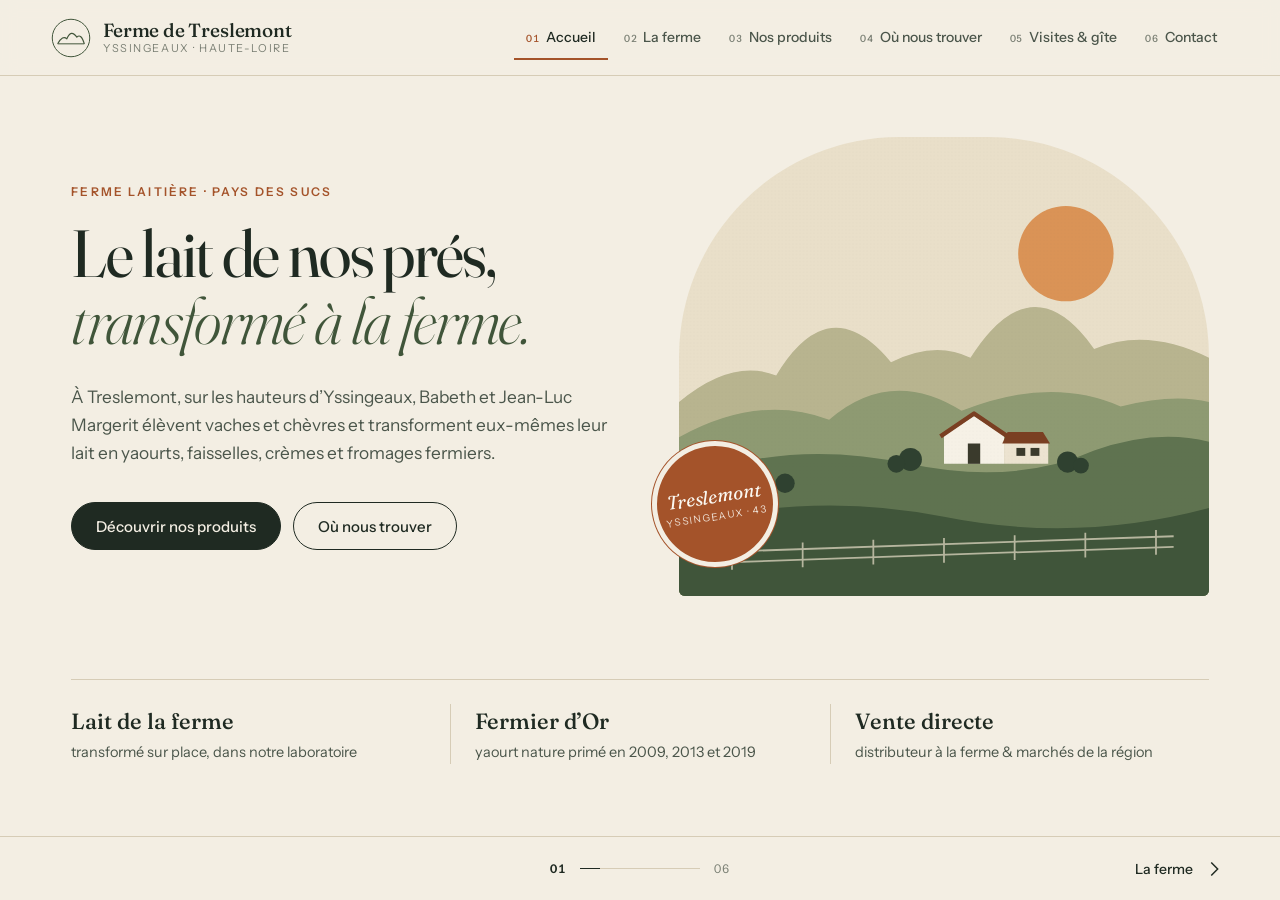
<file: index.html>
<!doctype html>
<html lang="fr">
<head>
  <meta charset="utf-8">
  <meta name="viewport" content="width=device-width, initial-scale=1">
  <title>Ferme de Treslemont — Produits laitiers fermiers à Yssingeaux</title>
  <meta name="description" content="Ferme de Treslemont à Yssingeaux (Haute-Loire) : yaourts, faisselles, crèmes et fromages fermiers de vache et de chèvre, transformés sur place. Vente directe, marchés, visites et gîte Gîtes de France.">
  <meta name="theme-color" content="#f3eee3">
  <meta property="og:title" content="Ferme de Treslemont">
  <meta property="og:description" content="Produits laitiers fermiers de vache et de chèvre, transformés à la ferme, au cœur du Pays des Sucs.">
  <meta property="og:locale" content="fr_FR">
  <link rel="icon" href="assets/favicon.svg" type="image/svg+xml">
  <link rel="preconnect" href="https://fonts.googleapis.com">
  <link rel="preconnect" href="https://fonts.gstatic.com" crossorigin>
  <link href="https://fonts.googleapis.com/css2?family=Fraunces:ital,opsz,wght@0,9..144,300..700;1,9..144,300..600&family=Instrument+Sans:wght@400;500;600&display=swap" rel="stylesheet">
  <link rel="stylesheet" href="css/style.css">
  <script type="application/ld+json">
  {
    "@context": "https://schema.org",
    "@type": "LocalBusiness",
    "name": "Ferme de Treslemont",
    "description": "Produits laitiers fermiers de vache et de chèvre transformés sur place : yaourts, faisselles, crèmes, fromages.",
    "address": {
      "@type": "PostalAddress",
      "streetAddress": "125, chemin de Treslemont",
      "postalCode": "43200",
      "addressLocality": "Yssingeaux",
      "addressRegion": "Haute-Loire",
      "addressCountry": "FR"
    },
    "telephone": "+33608437787",
    "email": "ferme-de-treslemont@orange.fr"
  }
  </script>
</head>
<body>

<header class="masthead">
  <a class="brand" href="#accueil" data-goto="0" aria-label="Ferme de Treslemont — accueil">
    <svg class="brand-mark" viewBox="0 0 48 48" aria-hidden="true">
      <circle cx="24" cy="24" r="22.5" fill="none" stroke="currentColor" stroke-width="1.2"/>
      <path d="M8 31 Q14 20 19 25 Q24 13 31 23 Q36 18 40 31" fill="none" stroke="currentColor" stroke-width="1.4" stroke-linejoin="round"/>
      <path d="M8 31 H40" stroke="currentColor" stroke-width="1.2"/>
    </svg>
    <span class="brand-text">
      <span class="brand-name">Ferme de Treslemont</span>
      <span class="brand-place">Yssingeaux · Haute-Loire</span>
    </span>
  </a>

  <nav class="tabs" aria-label="Pages du site">
    <ol role="tablist">
      <li><a role="tab" href="#accueil"  data-goto="0"><span class="num">01</span>Accueil</a></li>
      <li><a role="tab" href="#la-ferme" data-goto="1"><span class="num">02</span>La ferme</a></li>
      <li><a role="tab" href="#produits" data-goto="2"><span class="num">03</span>Nos produits</a></li>
      <li><a role="tab" href="#ou-acheter" data-goto="3"><span class="num">04</span>Où nous trouver</a></li>
      <li><a role="tab" href="#gite" data-goto="4"><span class="num">05</span>Visites &amp; gîte</a></li>
      <li><a role="tab" href="#contact" data-goto="5"><span class="num">06</span>Contact</a></li>
    </ol>
    <span class="tab-ink" aria-hidden="true"></span>
  </nav>
</header>

<main class="viewport" id="viewport">
  <div class="track" id="track">

    <!-- ============ 01 ACCUEIL ============ -->
    <section class="page page--home" id="accueil" role="tabpanel" aria-label="Accueil">
      <div class="page-inner home-grid">
        <div class="home-copy">
          <p class="eyebrow">Ferme laitière · Pays des Sucs</p>
          <h1 class="display">Le lait de nos prés,<br><em>transformé à la ferme.</em></h1>
          <p class="lede">
            À Treslemont, sur les hauteurs d’Yssingeaux, Babeth et Jean-Luc Margerit élèvent
            vaches et chèvres et transforment eux-mêmes leur lait en yaourts, faisselles,
            crèmes et fromages fermiers.
          </p>
          <div class="actions">
            <a class="btn btn--solid" href="#produits" data-goto="2">Découvrir nos produits</a>
            <a class="btn btn--line" href="#ou-acheter" data-goto="3">Où nous trouver</a>
          </div>
        </div>

        <figure class="home-art" aria-hidden="true">
          <svg viewBox="0 0 600 520" preserveAspectRatio="xMidYMid slice">
            <defs>
              <pattern id="grain" width="4" height="4" patternUnits="userSpaceOnUse">
                <circle cx="1" cy="1" r=".45" fill="#1f2a22" opacity=".09"/>
              </pattern>
            </defs>
            <rect width="600" height="520" fill="#e9dfc9"/>
            <circle cx="438" cy="132" r="54" fill="#d98b4a" opacity=".9"/>
            <!-- sucs volcaniques -->
            <path d="M0 300 Q60 250 110 270 Q170 170 240 255 Q290 230 330 250 Q400 140 470 240 Q530 215 600 250 V520 H0Z" fill="#b8b48f"/>
            <path d="M0 340 Q90 290 170 320 Q240 260 320 310 Q420 270 500 305 Q560 290 600 300 V520 H0Z" fill="#8e9a72"/>
            <path d="M0 390 Q120 340 260 370 Q380 395 470 355 Q540 330 600 345 V520 H0Z" fill="#5f7350"/>
            <!-- ferme -->
            <g transform="translate(300 330)">
              <path d="M0 40 V8 L34 -14 L68 8 V40Z" fill="#f6f1e6"/>
              <path d="M-4 9 L34 -17 L72 9" fill="none" stroke="#7a3f22" stroke-width="5" stroke-linejoin="round"/>
              <rect x="27" y="17" width="14" height="23" fill="#3a3a2c"/>
              <path d="M68 40 V16 L118 16 L118 40Z" fill="#ece3d0"/>
              <path d="M66 17 L120 17 L112 4 L72 4Z" fill="#7a3f22"/>
              <rect x="82" y="22" width="10" height="9" fill="#3a3a2c"/>
              <rect x="98" y="22" width="10" height="9" fill="#3a3a2c"/>
            </g>
            <!-- haies & arbres -->
            <g fill="#2f4130">
              <circle cx="262" cy="365" r="13"/><circle cx="246" cy="370" r="10"/>
              <circle cx="440" cy="368" r="12"/><circle cx="455" cy="372" r="9"/>
              <circle cx="120" cy="392" r="11"/>
            </g>
            <path d="M0 440 Q150 400 300 430 Q450 460 600 420 V520 H0Z" fill="#40553a"/>
            <!-- clôture -->
            <g stroke="#e9dfc9" stroke-width="2" opacity=".7">
              <path d="M40 470 L560 452" fill="none"/>
              <path d="M40 482 L560 464" fill="none"/>
              <path d="M60 462 v28 M140 459 v28 M220 456 v28 M300 454 v28 M380 451 v28 M460 448 v28 M540 445 v28"/>
            </g>
            <rect width="600" height="520" fill="url(#grain)"/>
          </svg>
          <figcaption class="stamp">
            <span>Treslemont</span>
            <span class="stamp-alt">Yssingeaux · 43</span>
          </figcaption>
        </figure>

        <ul class="facts">
          <li><strong>Lait de la ferme</strong><span>transformé sur place, dans notre laboratoire</span></li>
          <li><strong>Fermier d’Or</strong><span>yaourt nature primé en 2009, 2013 et 2019</span></li>
          <li><strong>Vente directe</strong><span>distributeur à la ferme &amp; marchés de la région</span></li>
        </ul>
      </div>
    </section>

    <!-- ============ 02 LA FERME ============ -->
    <section class="page" id="la-ferme" role="tabpanel" aria-label="La ferme">
      <div class="page-inner">
        <header class="page-head">
          <p class="eyebrow">02 — La ferme</p>
          <h2 class="title">Une ferme familiale,<br><em>du pré au pot.</em></h2>
        </header>

        <div class="split">
          <div class="prose">
            <p class="dropcap">
              La ferme de Treslemont s’étend à la sortie d’un petit hameau d’Yssingeaux, au milieu
              d’une cinquantaine d’hectares de prés, dans le paysage de volcans arrondis qu’on appelle
              ici le <em>Pays des Sucs</em>.
            </p>
            <p>
              Babeth et Jean-Luc Margerit y conduisent une exploitation de polyculture-élevage :
              un troupeau de vaches laitières, des chèvres et quelques poules. Tout le lait de la ferme
              est transformé sur place, dans notre propre laboratoire, en yaourts, faisselles, crèmes
              et fromages.
            </p>
            <p>
              Ce choix nous permet de maîtriser chaque étape — l’herbe que mangent les bêtes, la traite,
              la fabrication, l’affinage — et de vous proposer des produits fermiers authentiques, sans
              intermédiaire, au plus juste prix.
            </p>
            <p class="signature">Babeth &amp; Jean-Luc Margerit</p>
          </div>

          <dl class="figures">
            <div><dt>35</dt><dd>vaches laitières</dd></div>
            <div><dt>57<small>ha</small></dt><dd>de prés autour de la ferme</dd></div>
            <div><dt>3</dt><dd>distinctions au Fermier d’Or</dd></div>
            <div><dt>100<small>%</small></dt><dd>du lait transformé à la ferme</dd></div>
          </dl>
        </div>

        <div class="band">
          <h3 class="band-title">Une conduite respectueuse</h3>
          <ol class="practices">
            <li>
              <span class="p-num">i.</span>
              <h4>Désherbage mécanique</h4>
              <p>Les cultures sont entretenues mécaniquement, pour des prés et des sols vivants.</p>
            </li>
            <li>
              <span class="p-num">ii.</span>
              <h4>Soins homéopathiques</h4>
              <p>Les animaux sont soignés en privilégiant l’homéopathie et les approches douces.</p>
            </li>
            <li>
              <span class="p-num">iii.</span>
              <h4>Huiles essentielles</h4>
              <p>Diffusées dans l’étable, elles contribuent au bien-être et à la santé du troupeau.</p>
            </li>
          </ol>
        </div>

        <div class="timeline-wrap">
          <h3 class="band-title">Quelques repères</h3>
          <ol class="timeline">
            <li><time>2009</time><p>1<sup>er</sup> prix du yaourt nature fermier — concours Fermier d’Or de la Chambre d’agriculture</p></li>
            <li><time>2013</time><p>De nouveau 1<sup>er</sup> prix du yaourt nature fermier</p></li>
            <li><time>2016</time><p>Ouverture du gîte de Treslemont, labellisé Gîtes de France</p></li>
            <li><time>2019</time><p>2<sup>e</sup> prix au Fermier d’Or Auvergne-Rhône-Alpes</p></li>
          </ol>
        </div>
      </div>
    </section>

    <!-- ============ 03 PRODUITS ============ -->
    <section class="page" id="produits" role="tabpanel" aria-label="Nos produits">
      <div class="page-inner">
        <header class="page-head page-head--row">
          <div>
            <p class="eyebrow">03 — Nos produits</p>
            <h2 class="title">Fait ici, <em>chaque jour.</em></h2>
          </div>
          <p class="aside">
            Lait de vache et de chèvre de la ferme, transformé dans notre laboratoire.
            La gamme suit les saisons et la lactation des bêtes : certains produits peuvent
            manquer selon la période.
          </p>
        </header>

        <ul class="labels">
          <li class="label label--award">
            <div class="label-seal" aria-hidden="true">
              <svg viewBox="0 0 100 100"><defs><path id="c1" d="M50 50 m-36 0 a36 36 0 1 1 72 0 a36 36 0 1 1 -72 0"/></defs>
                <text><textPath href="#c1" textLength="220" lengthAdjust="spacing">· FERMIER D’OR · 2009 · 2013 · 2019 </textPath></text></svg>
              <span>Vache</span>
            </div>
            <h3>Yaourt nature fermier</h3>
            <p>Notre produit phare, deux fois premier prix du yaourt nature fermier au concours régional Fermier d’Or.</p>
            <span class="label-tag">Médaillé</span>
          </li>
          <li class="label">
            <div class="label-seal" aria-hidden="true">
              <svg viewBox="0 0 100 100"><defs><path id="c2" d="M50 50 m-36 0 a36 36 0 1 1 72 0 a36 36 0 1 1 -72 0"/></defs>
                <text><textPath href="#c2" textLength="220" lengthAdjust="spacing">· FERME DE TRESLEMONT · YSSINGEAUX </textPath></text></svg>
              <span>Vache</span>
            </div>
            <h3>Yaourts fermiers</h3>
            <p>Au lait de nos vaches, préparés en petites séries pour la vente directe et les marchés.</p>
          </li>
          <li class="label">
            <div class="label-seal" aria-hidden="true">
              <svg viewBox="0 0 100 100"><defs><path id="c3" d="M50 50 m-36 0 a36 36 0 1 1 72 0 a36 36 0 1 1 -72 0"/></defs>
                <text><textPath href="#c3" textLength="220" lengthAdjust="spacing">· CAILLÉ FRAIS · FAISSELLE FERMIÈRE </textPath></text></svg>
              <span>Vache · Chèvre</span>
            </div>
            <h3>Faisselles</h3>
            <p>Caillé frais égoutté en faisselle, à déguster nature, salé-poivré ou avec un filet de crème.</p>
          </li>
          <li class="label label--sig">
            <div class="label-seal" aria-hidden="true">
              <svg viewBox="0 0 100 100"><defs><path id="c4" d="M50 50 m-36 0 a36 36 0 1 1 72 0 a36 36 0 1 1 -72 0"/></defs>
                <text><textPath href="#c4" textLength="220" lengthAdjust="spacing">· SPÉCIALITÉ DE LA MAISON · </textPath></text></svg>
              <span>Maison</span>
            </div>
            <h3>Petit rond de Treslemont</h3>
            <p>Le fromage qui porte le nom de la ferme : un petit rond fermier, à déguster frais ou plus affiné.</p>
            <span class="label-tag">Spécialité</span>
          </li>
          <li class="label">
            <div class="label-seal" aria-hidden="true">
              <svg viewBox="0 0 100 100"><defs><path id="c5" d="M50 50 m-36 0 a36 36 0 1 1 72 0 a36 36 0 1 1 -72 0"/></defs>
                <text><textPath href="#c5" textLength="220" lengthAdjust="spacing">· LAIT DE CHÈVRE · FERMIER · </textPath></text></svg>
              <span>Chèvre</span>
            </div>
            <h3>Fromages de chèvre</h3>
            <p>Du frais au sec, au lait de nos chèvres, travaillés à la ferme selon la saison.</p>
          </li>
          <li class="label">
            <div class="label-seal" aria-hidden="true">
              <svg viewBox="0 0 100 100"><defs><path id="c6" d="M50 50 m-36 0 a36 36 0 1 1 72 0 a36 36 0 1 1 -72 0"/></defs>
                <text><textPath href="#c6" textLength="220" lengthAdjust="spacing">· LAIT DE VACHE · FERMIER · </textPath></text></svg>
              <span>Vache</span>
            </div>
            <h3>Fromages de vache</h3>
            <p>Fromages fermiers au lait de vache, frais ou affinés, issus du troupeau de Treslemont.</p>
          </li>
          <li class="label">
            <div class="label-seal" aria-hidden="true">
              <svg viewBox="0 0 100 100"><defs><path id="c7" d="M50 50 m-36 0 a36 36 0 1 1 72 0 a36 36 0 1 1 -72 0"/></defs>
                <text><textPath href="#c7" textLength="220" lengthAdjust="spacing">· CRÈME FERMIÈRE · TRESLEMONT · </textPath></text></svg>
              <span>Vache</span>
            </div>
            <h3>Crème fermière</h3>
            <p>Une crème onctueuse, parfaite en cuisine comme avec une faisselle.</p>
          </li>
          <li class="label label--note">
            <h3>Aussi sur les tables du coin</h3>
            <p>Plusieurs restaurants d’Yssingeaux servent nos produits à leur carte. Professionnels&nbsp;: contactez-nous pour un approvisionnement régulier.</p>
            <a class="link-arrow" href="#contact" data-goto="5">Nous écrire</a>
          </li>
        </ul>
      </div>
    </section>

    <!-- ============ 04 OÙ ACHETER ============ -->
    <section class="page" id="ou-acheter" role="tabpanel" aria-label="Où nous trouver">
      <div class="page-inner">
        <header class="page-head">
          <p class="eyebrow">04 — Où nous trouver</p>
          <h2 class="title">À la ferme <em>et sur les marchés.</em></h2>
        </header>

        <div class="where">
          <div class="where-list">
            <article class="spot spot--farm">
              <h3>À la ferme — libre-service</h3>
              <p>
                Un distributeur de produits fermiers vous attend directement à Treslemont.
                Servez-vous en yaourts, faisselles et fromages, en toute autonomie.
              </p>
              <p class="spot-meta">125, chemin de Treslemont · 43200 Yssingeaux</p>
              <a class="link-arrow" target="_blank" rel="noopener"
                 href="https://www.google.com/maps/search/?api=1&amp;query=125+chemin+de+Treslemont+43200+Yssingeaux">Itinéraire</a>
            </article>

            <h3 class="list-title">Sur les marchés</h3>
            <table class="markets">
              <thead><tr><th scope="col">Jour</th><th scope="col">Marché</th><th scope="col">Moment</th></tr></thead>
              <tbody>
                <tr><td class="day">Jeudi</td><td>Yssingeaux</td><td>matin</td></tr>
                <tr><td class="day">Samedi</td><td>Monistrol-sur-Loire</td><td>matin</td></tr>
                <tr><td class="day">Dimanche</td><td>Chadrac</td><td>matin</td></tr>
                <tr><td class="day">—</td><td>Brives-Charensac</td><td>se renseigner</td></tr>
              </tbody>
            </table>
            <p class="small">Présence sur les marchés susceptible d’évoluer selon la saison. En cas de doute, appelez-nous.</p>
          </div>

          <figure class="map" aria-label="Carte schématique des points de vente autour d’Yssingeaux">
            <svg viewBox="0 0 400 340" role="img">
              <title>Carte des marchés : Yssingeaux, Monistrol-sur-Loire, Chadrac et Brives-Charensac</title>
              <rect width="400" height="340" fill="#ece4d2"/>
              <g fill="none" stroke="#c9bd9f" stroke-width=".6">
                <path d="M0 68 H400 M0 136 H400 M0 204 H400 M0 272 H400 M80 0 V340 M160 0 V340 M240 0 V340 M320 0 V340"/>
              </g>
              <!-- sucs -->
              <g fill="#cbc4a3">
                <path d="M228 220 q14 -26 28 0z"/><path d="M300 228 q16 -30 32 0z"/><path d="M330 168 q12 -22 24 0z"/>
                <path d="M248 150 q10 -18 20 0z"/><path d="M352 240 q12 -22 24 0z"/><path d="M210 180 q10 -18 20 0z"/>
              </g>
              <!-- Loire -->
              <path d="M62 340 Q70 305 92 280 Q120 240 150 205 Q190 160 220 120 Q252 78 290 52 Q320 30 340 0" fill="none" stroke="#7d9bb0" stroke-width="3" stroke-linecap="round"/>
              <text x="178" y="140" class="map-river" transform="rotate(-48 178 140)">La Loire</text>
              <!-- routes -->
              <path d="M75 290 Q170 250 274 193 Q300 120 322 39" fill="none" stroke="#9a8a6a" stroke-width="1.2" stroke-dasharray="4 3"/>
              <!-- points -->
              <g class="map-pt"><circle cx="322" cy="39" r="5"/><text x="312" y="34" text-anchor="end">Monistrol-sur-Loire</text><text x="312" y="48" text-anchor="end" class="map-day">samedi</text></g>
              <g class="map-pt"><circle cx="274" cy="198" r="5"/><text x="262" y="214" text-anchor="end">Yssingeaux</text><text x="262" y="228" text-anchor="end" class="map-day">jeudi</text></g>
              <g class="map-pt"><circle cx="50" cy="276" r="5"/><text x="42" y="262">Chadrac</text><text x="42" y="249" class="map-day">dimanche</text></g>
              <g class="map-pt"><circle cx="78" cy="296" r="5"/><text x="88" y="312">Brives-Charensac</text></g>
              <g class="map-farm">
                <circle cx="296" cy="180" r="11"/>
                <path d="M290 184 v-6 l6 -5 l6 5 v6z" fill="#f6f1e6"/>
                <text x="312" y="176">La ferme</text>
                <text x="312" y="190" class="map-day">distributeur</text>
              </g>
              <g class="map-compass" transform="translate(370 300)">
                <path d="M0 -16 L5 0 L0 -4 L-5 0Z"/><text y="12" text-anchor="middle">N</text>
              </g>
            </svg>
            <figcaption>Carte schématique — Haute-Loire</figcaption>
          </figure>
        </div>
      </div>
    </section>

    <!-- ============ 05 VISITES & GÎTE ============ -->
    <section class="page" id="gite" role="tabpanel" aria-label="Visites et gîte">
      <div class="page-inner">
        <header class="page-head">
          <p class="eyebrow">05 — Visites &amp; gîte</p>
          <h2 class="title">Venir voir, <em>et rester un peu.</em></h2>
        </header>

        <div class="duo">
          <article class="card card--visit">
            <p class="card-kicker">Visite de la ferme</p>
            <h3>L’étable, la traite, la fromagerie</h3>
            <p>
              Nous ouvrons les portes de la ferme pour découvrir le troupeau de vaches et de chèvres
              et comprendre comment le lait devient yaourt ou fromage. Une sortie appréciée des
              familles et des groupes.
            </p>
            <ul class="ticks">
              <li>Ouvert toute l’année, tous les jours</li>
              <li>Uniquement sur réservation</li>
              <li>Dégustation et vente sur place</li>
            </ul>
            <a class="btn btn--solid" href="#contact" data-goto="5">Réserver une visite</a>
          </article>

          <article class="card card--gite">
            <figure class="gite-art" aria-hidden="true">
              <svg viewBox="0 0 480 220" preserveAspectRatio="xMidYMid slice">
                <rect width="480" height="220" fill="#d9cfb5"/>
                <path d="M0 150 Q80 110 160 130 Q220 80 300 125 Q380 95 480 120 V220 H0Z" fill="#9aa47e"/>
                <path d="M0 180 Q140 150 300 170 Q400 182 480 160 V220 H0Z" fill="#5f7350"/>
                <g transform="translate(170 92)">
                  <path d="M0 80 V30 L70 -6 L140 30 V80Z" fill="#f4eee1"/>
                  <path d="M-8 32 L70 -10 L148 32" fill="none" stroke="#7a3f22" stroke-width="7" stroke-linejoin="round"/>
                  <rect x="22" y="42" width="18" height="16" fill="#3a3a2c"/>
                  <rect x="100" y="42" width="18" height="16" fill="#3a3a2c"/>
                  <rect x="60" y="46" width="20" height="34" fill="#7a3f22"/>
                </g>
                <circle cx="400" cy="56" r="26" fill="#e7a564"/>
              </svg>
            </figure>
            <p class="card-kicker">Gîte de Treslemont · Gîtes de France</p>
            <h3>Une maison de 110 m² ouverte sur les prés</h3>
            <p>
              Spacieux et lumineux, le gîte est aménagé en bordure du hameau, attenant à la ferme.
              Idéal pour séjourner en famille au cœur du Pays des Sucs, entre Velay et vallée de la Loire.
            </p>
            <dl class="specs">
              <div><dt>7</dt><dd>personnes</dd></div>
              <div><dt>3</dt><dd>chambres</dd></div>
              <div><dt>110</dt><dd>m²</dd></div>
              <div><dt>365</dt><dd>jours / an</dd></div>
            </dl>
            <p class="small">
              3 lits doubles et 1 lit simple · jardin privé et barbecue · lave-linge, lave-vaisselle,
              congélateur, télévision.
            </p>
            <a class="link-arrow" target="_blank" rel="noopener"
               href="https://www.gites-de-france-haute-loire.fr/fr/location/locations-gites-yssingeaux-43g5436-h43g006538">Disponibilités &amp; réservation sur Gîtes de France</a>
          </article>
        </div>
      </div>
    </section>

    <!-- ============ 06 CONTACT ============ -->
    <section class="page" id="contact" role="tabpanel" aria-label="Contact">
      <div class="page-inner">
        <header class="page-head">
          <p class="eyebrow">06 — Contact</p>
          <h2 class="title">Passez nous voir, <em>ou appelez-nous.</em></h2>
        </header>

        <div class="contact">
          <address class="coords">
            <div class="coord">
              <span class="coord-label">Adresse</span>
              <p>Ferme de Treslemont<br>125, chemin de Treslemont<br>43200 Yssingeaux</p>
            </div>
            <div class="coord">
              <span class="coord-label">Téléphone</span>
              <p><a href="tel:+33608437787">06 08 43 77 87</a></p>
            </div>
            <div class="coord">
              <span class="coord-label">E-mail</span>
              <p><a href="mailto:ferme-de-treslemont@orange.fr">ferme-de-treslemont@orange.fr</a></p>
            </div>
            <div class="coord">
              <span class="coord-label">Accueil</span>
              <p>Tous les jours, sur réservation pour les visites.<br>Distributeur en libre-service à la ferme.</p>
            </div>
            <div class="coord">
              <span class="coord-label">Suivez-nous</span>
              <p><a href="https://www.facebook.com/lafermedetreslemont/" target="_blank" rel="noopener">Facebook — La ferme de Treslemont</a></p>
            </div>
          </address>

          <form class="form" id="contact-form" novalidate>
            <h3>Écrivez-nous</h3>
            <div class="field-row">
              <label class="field"><span>Nom</span><input name="nom" autocomplete="name" required></label>
              <label class="field"><span>Téléphone</span><input name="tel" type="tel" autocomplete="tel"></label>
            </div>
            <label class="field">
              <span>Objet</span>
              <select name="objet">
                <option>Visite de la ferme</option>
                <option>Gîte de Treslemont</option>
                <option>Commande / produits</option>
                <option>Restaurant ou professionnel</option>
                <option>Autre demande</option>
              </select>
            </label>
            <label class="field"><span>Message</span><textarea name="message" rows="5" required></textarea></label>
            <button class="btn btn--solid" type="submit">Envoyer le message</button>
            <p class="form-note" id="form-note" aria-live="polite">Votre logiciel de messagerie s’ouvrira avec le message pré-rempli.</p>
          </form>
        </div>

        <footer class="colophon">
          <span>© <span id="year">2026</span> Ferme de Treslemont · EARL Domaine de Treslemont</span>
          <span>Yssingeaux, Haute-Loire</span>
        </footer>
      </div>
    </section>

  </div>
</main>

<nav class="pager" aria-label="Navigation entre les pages">
  <button class="pager-btn pager-prev" type="button" aria-label="Page précédente">
    <svg viewBox="0 0 24 24" aria-hidden="true"><path d="M15 5 L8 12 L15 19" fill="none" stroke="currentColor" stroke-width="1.6"/></svg>
    <span class="pager-label" id="prev-label"></span>
  </button>
  <div class="pager-count" aria-live="polite"><span id="cur">01</span><span class="pager-bar"><i id="bar"></i></span><span>06</span></div>
  <button class="pager-btn pager-next" type="button" aria-label="Page suivante">
    <span class="pager-label" id="next-label"></span>
    <svg viewBox="0 0 24 24" aria-hidden="true"><path d="M9 5 L16 12 L9 19" fill="none" stroke="currentColor" stroke-width="1.6"/></svg>
  </button>
</nav>

<script src="js/main.js"></script>
</body>
</html>
</file>
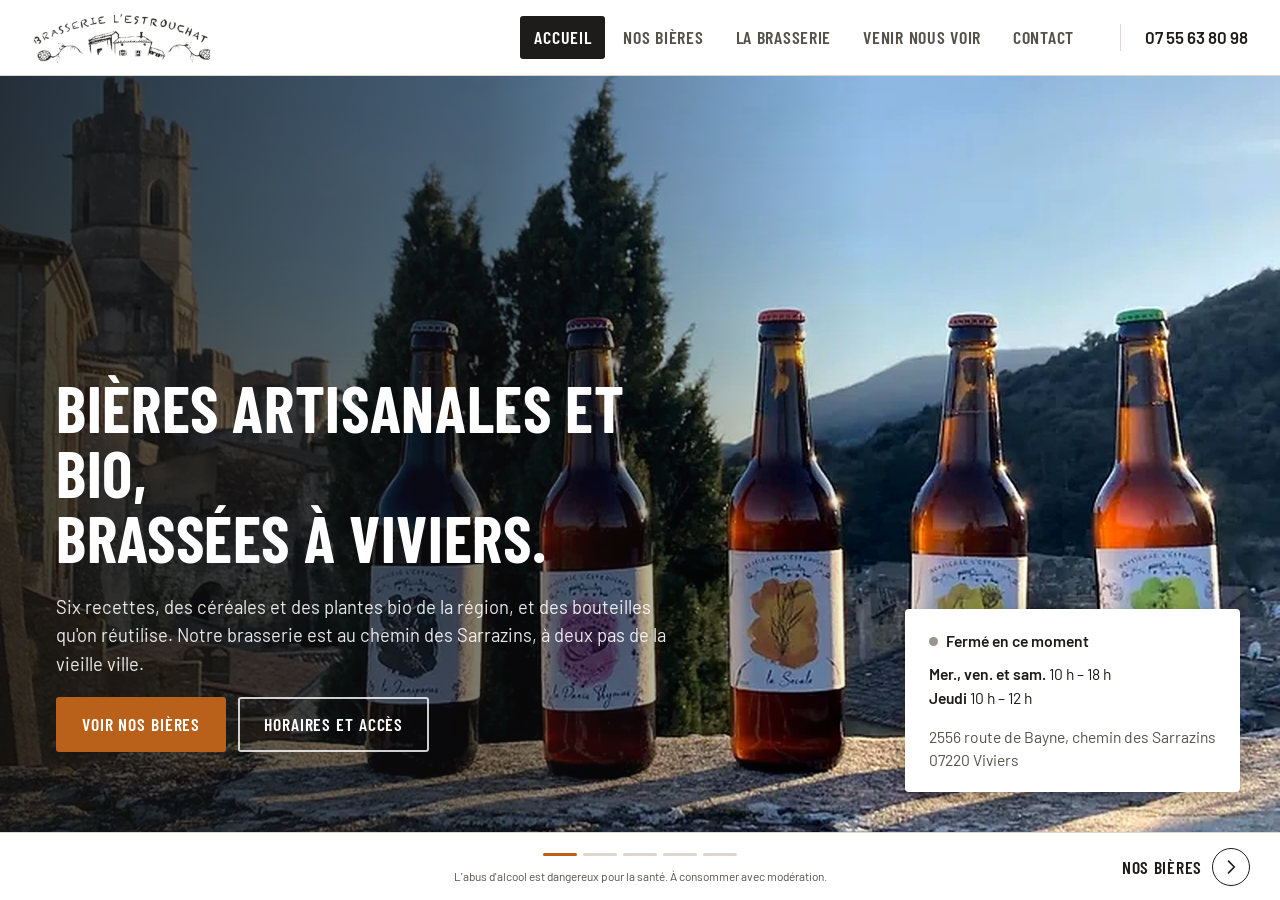
<file: brasserie-estrouchat/index.html>
<!doctype html>
<html lang="fr">
<head>
<meta charset="utf-8">
<meta name="viewport" content="width=device-width, initial-scale=1">
<title>Brasserie L'Estrouchat — Bières artisanales bio à Viviers (Ardèche)</title>
<meta name="description" content="Micro-brasserie artisanale à Viviers, en Ardèche. Six bières brassées avec des matières premières bio et régionales. Vente à la brasserie, chemin des Sarrazins.">
<link rel="icon" href="img/favicon.png">
<link rel="stylesheet" href="css/style.css">
</head>
<body>

<header class="site-header">
  <a class="brand" href="#accueil" data-goto="0" aria-label="Brasserie L'Estrouchat, accueil">
    <img src="img/logo-ink.png" alt="Brasserie L'Estrouchat" width="1078" height="300">
  </a>
  <nav class="tabs" aria-label="Pages du site">
    <a href="#accueil" data-goto="0">Accueil</a>
    <a href="#bieres" data-goto="1">Nos bières</a>
    <a href="#brasserie" data-goto="2">La brasserie</a>
    <a href="#visite" data-goto="3">Venir nous voir</a>
    <a href="#contact" data-goto="4">Contact</a>
  </nav>
  <a class="header-phone" href="tel:+33755638098">07 55 63 80 98</a>
</header>

<main class="viewport" id="viewport">
  <div class="track" id="track">

    <!-- ACCUEIL -->
    <section class="page page-home" id="accueil" aria-label="Accueil">
      <img class="home-photo" src="img/bouteilles-viviers.jpg" alt="Les bières de la brasserie alignées sur un muret, devant les toits et la tour de Viviers, au coucher du soleil">
      <div class="home-shade"></div>
      <div class="home-content">
        <h1>Bières artisanales et bio,<br>brassées à Viviers.</h1>
        <p class="lead">Six recettes, des céréales et des plantes bio de la région, et des bouteilles qu'on réutilise. Notre brasserie est au chemin des Sarrazins, à deux pas de la vieille ville.</p>
        <div class="actions">
          <a class="btn btn-amber" href="#bieres" data-goto="1">Voir nos bières</a>
          <a class="btn btn-ghost" href="#visite" data-goto="3">Horaires et accès</a>
        </div>
      </div>
      <aside class="home-card">
        <p class="status" id="status"><span class="dot"></span><span id="status-text">Boutique de la brasserie</span></p>
        <p><strong>Mer., ven. et sam.</strong> 10 h – 18 h<br><strong>Jeudi</strong> 10 h – 12 h</p>
        <p class="muted">2556 route de Bayne, chemin des Sarrazins<br>07220 Viviers</p>
      </aside>
    </section>

    <!-- NOS BIÈRES -->
    <section class="page page-beers" id="bieres" aria-label="Nos bières">
      <div class="wrap">
        <div class="beers-head">
          <div>
            <h2>Nos bières</h2>
            <p>Chaque bière porte le nom latin de la plante ou de la céréale qui lui donne son caractère. Toutes sont brassées avec des matières premières issues de l'agriculture biologique et vendues en bouteilles de 50&nbsp;cl.</p>
          </div>
          <img class="beers-photo" src="img/bouteilles-detail.jpg" alt="Cinq bouteilles de la gamme, étiquettes illustrées à la main">
        </div>

        <ul class="beer-list">
          <li class="beer" style="--label:#86b33c">
            <h3>La Humulus</h3>
            <p class="beer-meta">Blonde · type APA · 5&nbsp;%</p>
            <p>Le houblon (<i>Humulus</i>) en vedette : des notes florales, sans amertume marquée. La plus facile pour commencer.</p>
          </li>
          <li class="beer" style="--label:#c9b22c">
            <h3>La Zingiber</h3>
            <p class="beer-meta">Blonde au gingembre · 4,6&nbsp;%</p>
            <p>Brassée avec du gingembre frais. Vive et légèrement piquante, parfaite à l'apéritif.</p>
          </li>
          <li class="beer" style="--label:#b9343f">
            <h3>La Karkanji</h3>
            <p class="beer-meta">Blanche à l'hibiscus · 4,8&nbsp;%</p>
            <p>Une blanche à la fleur d'hibiscus, qui lui donne sa couleur et une pointe acidulée.</p>
          </li>
          <li class="beer" style="--label:#c76596">
            <h3>La Panis Thymus</h3>
            <p class="beer-meta">Rousse au pain et au thym · 4,9&nbsp;%</p>
            <p>Brassée avec 20&nbsp;% de pain invendu et du thym. Une bière anti-gaspillage, ronde et parfumée.</p>
          </li>
          <li class="beer" style="--label:#d9862f">
            <h3>La Secale</h3>
            <p class="beer-meta">Ambrée orge et seigle · 5,8&nbsp;%</p>
            <p>Un mélange d'orge et de seigle (<i>Secale</i>) toasté. Plus de corps, des notes de pain grillé.</p>
          </li>
          <li class="beer" style="--label:#4a3a5c">
            <h3>La Juniperus</h3>
            <p class="beer-meta">Noire au genièvre · 5,5&nbsp;%</p>
            <p>Malts torréfiés aux notes de chocolat et de café, relevés par des baies de genièvre.</p>
          </li>
        </ul>
      </div>
    </section>

    <!-- LA BRASSERIE -->
    <section class="page page-about" id="brasserie" aria-label="La brasserie">
      <div class="wrap about-grid">
        <div class="about-text">
          <h2>Une petite brasserie, au pied de Viviers</h2>
          <p>L'Estrouchat est née en 2019 à Viviers, en Ardèche. Ici, la bière se fait en petites séries, à la main, avec des matières premières bio qui viennent autant que possible de la région Rhône-Alpes.</p>
          <p>On aime les recettes qui racontent quelque chose du coin : du thym, du genièvre, du seigle, et même le pain invendu des boulangers, qui entre dans la Panis Thymus.</p>
          <dl class="facts">
            <div><dt>Bio et local</dt><dd>Malts, céréales et plantes issus de l'agriculture biologique, en circuit court quand c'est possible.</dd></div>
            <div><dt>Moins de déchets</dt><dd>Les bouteilles sont réutilisées : rapportez-les à la brasserie.</dd></div>
            <div><dt>Fait ici</dt><dd>Brassage, fermentation et mise en bouteille sur place, chemin des Sarrazins.</dd></div>
          </dl>
        </div>
        <div class="about-side">
          <figure class="about-photo">
            <img src="img/casier.jpg" alt="Un casier en bois marqué L'Estrouchat, rempli de bouteilles, posé dans l'herbe">
          </figure>
          <figure class="about-drawing">
            <img src="img/logo-ink.png" alt="">
            <figcaption>Notre logo, dessiné à la main : la maison et ses deux branches de houblon.</figcaption>
          </figure>
        </div>
      </div>
    </section>

    <!-- VENIR NOUS VOIR -->
    <section class="page page-visit" id="visite" aria-label="Venir nous voir">
      <div class="wrap visit-grid">
        <div>
          <h2>Venir nous voir</h2>
          <p>La boutique de la brasserie vous accueille toute l'année (du 2 janvier au 30 décembre). On vous fait goûter, on vous conseille, et vous repartez avec vos bouteilles.</p>

          <table class="hours" aria-label="Horaires d'ouverture">
            <tbody>
              <tr data-day="1"><th>Lundi</th><td>Fermé</td></tr>
              <tr data-day="2"><th>Mardi</th><td>Fermé</td></tr>
              <tr data-day="3"><th>Mercredi</th><td>10 h – 18 h</td></tr>
              <tr data-day="4"><th>Jeudi</th><td>10 h – 12 h</td></tr>
              <tr data-day="5"><th>Vendredi</th><td>10 h – 18 h</td></tr>
              <tr data-day="6"><th>Samedi</th><td>10 h – 18 h</td></tr>
              <tr data-day="0"><th>Dimanche</th><td>Fermé</td></tr>
            </tbody>
          </table>

          <address>
            Brasserie L'Estrouchat<br>
            2556 route de Bayne, chemin des Sarrazins<br>
            07220 Viviers
          </address>
          <div class="actions">
            <a class="btn btn-dark" href="https://www.google.com/maps/dir/?api=1&amp;destination=2556+route+de+Bayne+07220+Viviers" target="_blank" rel="noopener">Itinéraire</a>
            <a class="btn btn-line" href="tel:+33755638098">Appeler</a>
          </div>
          <p class="note">Vous cherchez nos bières près de chez vous&nbsp;? Elles sont aussi vendues chez des commerçants de la région : appelez-nous, on vous indique le plus proche.</p>
        </div>
        <div class="map">
          <iframe title="Plan d'accès à la brasserie" loading="lazy" referrerpolicy="no-referrer-when-downgrade"
            src="https://maps.google.com/maps?q=2556%20route%20de%20Bayne%2C%2007220%20Viviers&amp;z=13&amp;output=embed"></iframe>
        </div>
      </div>
    </section>

    <!-- CONTACT -->
    <section class="page page-contact" id="contact" aria-label="Contact">
      <div class="wrap contact-grid">
        <div>
          <h2>Contact</h2>
          <ul class="contact-list">
            <li><span>Téléphone</span><a href="tel:+33755638098">07 55 63 80 98</a></li>
            <li><span>E-mail</span><a href="mailto:brasserie.estrouchat@gmail.com">brasserie.estrouchat@<wbr>gmail.com</a></li>
            <li><span>Facebook</span><a href="https://www.facebook.com/brasserie.estrouchat/" target="_blank" rel="noopener">brasserie.estrouchat</a></li>
            <li><span>Adresse</span>2556 route de Bayne, chemin des Sarrazins, 07220 Viviers</li>
          </ul>
          <div class="pro">
            <h3>Restaurateurs, cavistes, épiceries</h3>
            <p>Vous voulez proposer nos bières à vos clients&nbsp;? Envoyez-nous un message avec le nom de votre établissement : on vous répond avec les tarifs et les conditions de livraison.</p>
          </div>
        </div>

        <form class="form" id="contact-form">
          <div class="row">
            <label>Nom<input name="nom" required autocomplete="name"></label>
            <label>E-mail<input name="email" type="email" required autocomplete="email"></label>
          </div>
          <label>Vous êtes
            <select name="type">
              <option>Particulier</option>
              <option>Professionnel (bar, restaurant, cave…)</option>
              <option>Organisateur d'événement</option>
            </select>
          </label>
          <label>Message<textarea name="message" rows="5" required></textarea></label>
          <button class="btn btn-amber" type="submit">Envoyer</button>
          <p class="form-hint">Le message s'ouvre dans votre messagerie, prêt à être envoyé.</p>
        </form>
      </div>
    </section>

  </div>
</main>

<footer class="pager">
  <button class="pager-btn pager-prev" type="button" aria-label="Page précédente">
    <svg viewBox="0 0 24 24" aria-hidden="true"><path d="M15 5l-7 7 7 7"/></svg>
    <span id="prev-label"></span>
  </button>
  <div class="pager-mid">
    <div class="segments" id="segments" aria-hidden="true"></div>
    <p class="legal">L'abus d'alcool est dangereux pour la santé. À consommer avec modération.</p>
  </div>
  <button class="pager-btn pager-next" type="button" aria-label="Page suivante">
    <span id="next-label"></span>
    <svg viewBox="0 0 24 24" aria-hidden="true"><path d="M9 5l7 7-7 7"/></svg>
  </button>
</footer>

<script src="js/main.js"></script>
</body>
</html>
</file>
<file: css/style.css>
/* ==========================================================================
   Ferme de Treslemont — feuille de style
   ========================================================================== */

:root {
  --paper: #f3eee3;
  --paper-2: #ebe4d4;
  --milk: #fbf8f1;
  --ink: #1f2a22;
  --ink-soft: #4b564b;
  --muted: #7b8075;
  --rule: #d6ccb6;
  --green: #40553a;
  --green-deep: #2b3b2a;
  --rust: #a4532a;
  --ochre: #d98b4a;

  --serif: "Fraunces", "Iowan Old Style", Georgia, serif;
  --sans: "Instrument Sans", system-ui, -apple-system, "Segoe UI", sans-serif;

  --head-h: 76px;
  --pager-h: 64px;
  --gutter: clamp(16px, 4vw, 56px);
  --ease: cubic-bezier(.65, .05, .25, 1);
  --dur: 760ms;
}

*, *::before, *::after { box-sizing: border-box; }

html, body { height: 100%; }

body {
  margin: 0;
  background: var(--paper);
  color: var(--ink);
  font-family: var(--sans);
  font-size: 16px;
  line-height: 1.6;
  -webkit-font-smoothing: antialiased;
  overflow: hidden;
}

a { color: inherit; }
img, svg { display: block; max-width: 100%; }
em { font-style: italic; }

::selection { background: var(--ochre); color: var(--milk); }

:focus-visible { outline: 2px solid var(--rust); outline-offset: 3px; }

/* ---------- Masthead ---------- */

.masthead {
  position: fixed;
  inset: 0 0 auto 0;
  height: var(--head-h);
  z-index: 20;
  display: flex;
  align-items: center;
  justify-content: space-between;
  gap: 24px;
  padding: 0 var(--gutter);
  background: color-mix(in srgb, var(--paper) 92%, transparent);
  backdrop-filter: blur(8px);
  border-bottom: 1px solid var(--rule);
}

.brand {
  display: flex;
  align-items: center;
  gap: 12px;
  text-decoration: none;
  flex-shrink: 0;
}
.brand-mark { width: 40px; height: 40px; color: var(--green); }
.brand-text { display: flex; flex-direction: column; line-height: 1.15; }
.brand-name { font-family: var(--serif); font-size: 19px; font-weight: 500; letter-spacing: -.01em; }
.brand-place { font-size: 11px; letter-spacing: .14em; text-transform: uppercase; color: var(--muted); }

.tabs { position: relative; }
.tabs ol {
  display: flex;
  gap: 4px;
  margin: 0;
  padding: 0;
  list-style: none;
}
.tabs a {
  display: flex;
  align-items: baseline;
  gap: 6px;
  padding: 10px 12px;
  font-size: 14px;
  font-weight: 500;
  text-decoration: none;
  color: var(--ink-soft);
  white-space: nowrap;
  transition: color .25s;
}
.tabs a .num { font-size: 10px; letter-spacing: .08em; color: var(--muted); font-variant-numeric: tabular-nums; }
.tabs a:hover { color: var(--ink); }
.tabs a[aria-selected="true"] { color: var(--ink); }
.tabs a[aria-selected="true"] .num { color: var(--rust); }

.tab-ink {
  position: absolute;
  bottom: -1px;
  left: 0;
  height: 2px;
  width: 0;
  background: var(--rust);
  transition: transform var(--dur) var(--ease), width var(--dur) var(--ease);
}

/* ---------- Horizontal pages ---------- */

.viewport {
  position: fixed;
  top: var(--head-h);
  bottom: var(--pager-h);
  left: 0;
  right: 0;
  overflow: hidden;
}

.track {
  display: flex;
  height: 100%;
  transition: transform var(--dur) var(--ease);
  will-change: transform;
}
.track.is-dragging { transition: none; }

.page {
  flex: 0 0 100%;
  height: 100%;
  overflow-y: auto;
  overflow-x: hidden;
  overscroll-behavior: contain;
  scrollbar-width: thin;
  scrollbar-color: var(--rule) transparent;
}

.page-inner {
  max-width: 1240px;
  margin: 0 auto;
  padding: clamp(28px, 5vh, 64px) var(--gutter) 56px;
}

/* entrance stagger for the active page */
.page .page-inner > * {
  opacity: 0;
  transform: translateY(14px);
  transition: opacity .7s ease, transform .7s var(--ease);
}
.page.is-active .page-inner > * { opacity: 1; transform: none; }
.page.is-active .page-inner > *:nth-child(2) { transition-delay: .12s; }
.page.is-active .page-inner > *:nth-child(3) { transition-delay: .22s; }
.page.is-active .page-inner > *:nth-child(4) { transition-delay: .3s; }
.page.is-active .page-inner > *:nth-child(5) { transition-delay: .36s; }

/* ---------- Typography ---------- */

.eyebrow {
  margin: 0 0 18px;
  font-size: 12px;
  font-weight: 600;
  letter-spacing: .18em;
  text-transform: uppercase;
  color: var(--rust);
}

.display, .title {
  margin: 0;
  font-family: var(--serif);
  font-weight: 400;
  font-variation-settings: "opsz" 144;
  letter-spacing: -.025em;
  line-height: 1.02;
}
.display { font-size: clamp(40px, 5.2vw, 76px); }
.title { font-size: clamp(36px, 4.6vw, 64px); }
.display em, .title em { color: var(--green); font-weight: 300; }

.lede {
  max-width: 34em;
  margin: 28px 0 0;
  font-size: clamp(17px, 1.35vw, 19px);
  color: var(--ink-soft);
}

.small { font-size: 13.5px; color: var(--muted); }

.page-head { margin-bottom: clamp(32px, 5vh, 56px); }
.page-head--row {
  display: grid;
  grid-template-columns: 1.2fr 1fr;
  gap: 40px;
  align-items: end;
}
.aside { margin: 0; color: var(--ink-soft); max-width: 30em; }

/* ---------- Buttons & links ---------- */

.actions { display: flex; flex-wrap: wrap; gap: 12px; margin-top: 36px; }

.btn {
  display: inline-flex;
  align-items: center;
  justify-content: center;
  min-height: 48px;
  padding: 0 24px;
  border: 1px solid var(--ink);
  border-radius: 999px;
  font: 500 15px/1 var(--sans);
  text-decoration: none;
  cursor: pointer;
  transition: background .25s, color .25s, border-color .25s;
}
.btn--solid { background: var(--ink); color: var(--paper); }
.btn--solid:hover { background: var(--green); border-color: var(--green); }
.btn--line { background: transparent; color: var(--ink); }
.btn--line:hover { background: var(--ink); color: var(--paper); }

.link-arrow {
  display: inline-flex;
  align-items: center;
  gap: 8px;
  font-weight: 500;
  text-decoration: none;
  border-bottom: 1px solid currentColor;
  padding-bottom: 2px;
}
.link-arrow::after { content: "→"; transition: transform .25s; }
.link-arrow:hover::after { transform: translateX(4px); }

/* ---------- 01 Accueil ---------- */

.home-grid {
  display: grid;
  grid-template-columns: 1.05fr 1fr;
  grid-template-areas:
    "copy art"
    "facts facts";
  gap: clamp(28px, 4vw, 64px);
  align-items: center;
  min-height: 100%;
}
.home-copy { grid-area: copy; }
.home-art { grid-area: art; position: relative; margin: 0; }
.home-art svg {
  width: 100%;
  aspect-ratio: 600 / 520;
  border-radius: 220px 220px 6px 6px;
}
.stamp {
  position: absolute;
  left: -22px;
  bottom: 34px;
  width: 116px;
  height: 116px;
  display: grid;
  place-content: center;
  text-align: center;
  border-radius: 50%;
  background: var(--rust);
  color: var(--milk);
  transform: rotate(-9deg);
  box-shadow: 0 0 0 5px var(--paper), 0 0 0 6px var(--rust);
}
.stamp span { font-family: var(--serif); font-style: italic; font-size: 19px; line-height: 1.1; }
.stamp .stamp-alt { font-family: var(--sans); font-style: normal; font-size: 10px; letter-spacing: .14em; text-transform: uppercase; margin-top: 4px; opacity: .85; }

.facts {
  grid-area: facts;
  display: grid;
  grid-template-columns: repeat(3, 1fr);
  margin: 0;
  padding: 24px 0 0;
  list-style: none;
  border-top: 1px solid var(--rule);
}
.facts li { padding-right: 24px; }
.facts li + li { padding-left: 24px; border-left: 1px solid var(--rule); }
.facts strong { display: block; font-family: var(--serif); font-size: 22px; font-weight: 500; }
.facts span { font-size: 14.5px; color: var(--ink-soft); }

/* ---------- 02 La ferme ---------- */

.split {
  display: grid;
  grid-template-columns: 1.35fr 1fr;
  gap: clamp(32px, 6vw, 96px);
  align-items: start;
}

.prose p { margin: 0 0 1.1em; font-size: 17px; color: var(--ink-soft); max-width: 36em; }
.dropcap::first-letter {
  float: left;
  font-family: var(--serif);
  font-size: 4.4em;
  line-height: .82;
  padding: 6px 10px 0 0;
  color: var(--green);
}
.signature { font-family: var(--serif); font-style: italic; font-size: 22px !important; color: var(--ink) !important; }

.figures {
  display: grid;
  grid-template-columns: 1fr 1fr;
  margin: 0;
  border-top: 1px solid var(--ink);
}
.figures div { padding: 22px 0 22px; border-bottom: 1px solid var(--rule); }
.figures div:nth-child(odd) { padding-right: 16px; }
.figures div:nth-child(even) { padding-left: 16px; border-left: 1px solid var(--rule); }
.figures dt { font-family: var(--serif); font-size: clamp(44px, 4.6vw, 64px); line-height: 1; letter-spacing: -.03em; }
.figures dt small { font-size: .38em; margin-left: 4px; letter-spacing: 0; color: var(--muted); }
.figures dd { margin: 8px 0 0; font-size: 14px; color: var(--ink-soft); }

.band {
  margin-top: clamp(48px, 7vh, 80px);
  padding: clamp(28px, 4vw, 48px);
  background: var(--green-deep);
  color: var(--paper);
  border-radius: 4px;
}
.band-title {
  margin: 0 0 28px;
  font-family: var(--serif);
  font-size: 26px;
  font-weight: 400;
}
.practices {
  display: grid;
  grid-template-columns: repeat(3, 1fr);
  gap: 32px;
  margin: 0;
  padding: 0;
  list-style: none;
}
.practices li { border-top: 1px solid rgba(243, 238, 227, .25); padding-top: 18px; }
.p-num { font-family: var(--serif); font-style: italic; color: var(--ochre); font-size: 18px; }
.practices h4 { margin: 6px 0 8px; font-size: 18px; font-weight: 600; }
.practices p { margin: 0; color: rgba(243, 238, 227, .78); font-size: 15px; }

.timeline-wrap { margin-top: clamp(48px, 7vh, 80px); }
.timeline {
  display: grid;
  grid-template-columns: repeat(4, 1fr);
  margin: 0;
  padding: 0;
  list-style: none;
  position: relative;
}
.timeline::before {
  content: "";
  position: absolute;
  top: 9px;
  left: 0;
  right: 0;
  height: 1px;
  background: var(--ink);
}
.timeline li { position: relative; padding: 34px 24px 0 0; }
.timeline li::before {
  content: "";
  position: absolute;
  top: 4px;
  left: 0;
  width: 11px;
  height: 11px;
  border-radius: 50%;
  background: var(--paper);
  border: 1.5px solid var(--rust);
}
.timeline time { font-family: var(--serif); font-size: 30px; display: block; line-height: 1; margin-bottom: 10px; }
.timeline p { margin: 0; font-size: 14.5px; color: var(--ink-soft); }

/* ---------- 03 Produits ---------- */

.labels {
  display: grid;
  grid-template-columns: repeat(4, 1fr);
  gap: 1px;
  margin: 0;
  padding: 0;
  list-style: none;
  background: var(--rule);
  border: 1px solid var(--rule);
}
.label {
  position: relative;
  padding: 28px 24px 30px;
  background: var(--milk);
  transition: background .3s;
}
.label:hover { background: #fffdf8; }
.label h3 { margin: 22px 0 8px; font-family: var(--serif); font-size: 23px; font-weight: 500; line-height: 1.15; letter-spacing: -.01em; }
.label p { margin: 0; font-size: 14.5px; color: var(--ink-soft); }

.label-seal {
  position: relative;
  width: 96px;
  height: 96px;
  display: grid;
  place-items: center;
  border-radius: 50%;
  border: 1px solid var(--green);
  color: var(--green);
}
.label-seal svg { position: absolute; inset: 0; width: 100%; height: 100%; transition: transform 1.2s var(--ease); }
.label:hover .label-seal svg { transform: rotate(40deg); }
.label-seal text { font: 600 8px var(--sans); fill: currentColor; }
.label-seal > span {
  font-family: var(--serif);
  font-style: italic;
  font-size: 13.5px;
  text-align: center;
  line-height: 1.1;
  max-width: 54px;
}
.label--award .label-seal { background: var(--rust); border-color: var(--rust); color: var(--milk); }
.label--sig .label-seal { background: var(--green); border-color: var(--green); color: var(--milk); }

.label-tag {
  position: absolute;
  top: 28px;
  right: 22px;
  font-size: 11px;
  font-weight: 600;
  letter-spacing: .12em;
  text-transform: uppercase;
  color: var(--rust);
}
.label--note { background: var(--paper-2); display: flex; flex-direction: column; justify-content: flex-end; gap: 14px; }
.label--note h3 { margin-top: 0; }
.label--note .link-arrow { align-self: flex-start; }

/* ---------- 04 Où acheter ---------- */

.where {
  display: grid;
  grid-template-columns: 1fr 1.05fr;
  gap: clamp(32px, 5vw, 80px);
  align-items: start;
}
.spot--farm {
  padding: 28px;
  background: var(--milk);
  border: 1px solid var(--rule);
  border-left: 4px solid var(--rust);
}
.spot h3 { margin: 0 0 8px; font-family: var(--serif); font-size: 24px; font-weight: 500; }
.spot p { margin: 0 0 12px; color: var(--ink-soft); }
.spot-meta { font-size: 14px; color: var(--muted) !important; }

.list-title { margin: 40px 0 6px; font-family: var(--serif); font-size: 24px; font-weight: 500; }

.markets { width: 100%; border-collapse: collapse; font-size: 16px; }
.markets th {
  text-align: left;
  font-size: 11px;
  font-weight: 600;
  letter-spacing: .14em;
  text-transform: uppercase;
  color: var(--muted);
  padding: 12px 0;
  border-bottom: 1px solid var(--ink);
}
.markets td { padding: 15px 0; border-bottom: 1px solid var(--rule); }
.markets td:last-child { color: var(--muted); text-align: right; }
.markets th:last-child { text-align: right; }
.markets .day { font-family: var(--serif); font-size: 20px; width: 32%; }

.map { margin: 0; }
.map svg { width: 100%; border-radius: 4px; border: 1px solid var(--rule); }
.map figcaption { margin-top: 10px; font-size: 12px; letter-spacing: .12em; text-transform: uppercase; color: var(--muted); }
.map-pt circle { fill: var(--paper); stroke: var(--ink); stroke-width: 1.6; }
.map-pt text, .map-farm text { font: 500 12.5px var(--sans); fill: var(--ink); }
.map .map-day { font: italic 400 12px var(--serif); fill: var(--rust); }
.map-farm circle { fill: var(--rust); }
.map-farm text:first-of-type { font-weight: 600; }
.map-river { font: italic 13px var(--serif); fill: #5f7f96; }
.map-compass path { fill: var(--ink); }
.map-compass text { font: 600 10px var(--sans); fill: var(--ink); }

/* ---------- 05 Visites & gîte ---------- */

.duo {
  display: grid;
  grid-template-columns: 1fr 1.25fr;
  gap: 24px;
  align-items: stretch;
}
.card {
  padding: clamp(24px, 3vw, 40px);
  background: var(--milk);
  border: 1px solid var(--rule);
  border-radius: 4px;
  display: flex;
  flex-direction: column;
  align-items: flex-start;
}
.card h3 { margin: 6px 0 14px; font-family: var(--serif); font-size: clamp(26px, 2.4vw, 32px); font-weight: 400; line-height: 1.12; letter-spacing: -.015em; }
.card > p { margin: 0 0 18px; color: var(--ink-soft); }
.card-kicker { margin: 0; font-size: 12px; font-weight: 600; letter-spacing: .14em; text-transform: uppercase; color: var(--rust); }
.card--visit { background: var(--green-deep); color: var(--paper); border-color: var(--green-deep); }
.card--visit > p { color: rgba(243, 238, 227, .8); }
.card--visit .card-kicker { color: var(--ochre); }
.card--visit .btn { margin-top: auto; background: var(--paper); color: var(--ink); border-color: var(--paper); }
.card--visit .btn:hover { background: var(--ochre); border-color: var(--ochre); color: var(--ink); }

.ticks { margin: 0 0 32px; padding: 0; list-style: none; }
.ticks li { padding: 10px 0 10px 28px; border-top: 1px solid rgba(243, 238, 227, .2); position: relative; }
.ticks li::before { content: ""; position: absolute; left: 2px; top: 17px; width: 12px; height: 6px; border-left: 1.5px solid var(--ochre); border-bottom: 1.5px solid var(--ochre); transform: rotate(-45deg); }

.gite-art { margin: calc(-1 * clamp(24px, 3vw, 40px)) calc(-1 * clamp(24px, 3vw, 40px)) 28px; width: calc(100% + 2 * clamp(24px, 3vw, 40px)); }
.gite-art svg { width: 100%; height: clamp(150px, 20vh, 220px); border-radius: 4px 4px 0 0; }

.specs {
  display: grid;
  grid-template-columns: repeat(4, 1fr);
  width: 100%;
  margin: 4px 0 18px;
  border-top: 1px solid var(--ink);
  border-bottom: 1px solid var(--rule);
}
.specs div { padding: 14px 0; text-align: center; }
.specs div + div { border-left: 1px solid var(--rule); }
.specs dt { font-family: var(--serif); font-size: 32px; line-height: 1; }
.specs dd { margin: 4px 0 0; font-size: 12px; letter-spacing: .08em; text-transform: uppercase; color: var(--muted); }
.card--gite .small { margin: 0 0 22px; }
.card--gite .link-arrow { margin-top: auto; }

/* ---------- 06 Contact ---------- */

.contact {
  display: grid;
  grid-template-columns: 1fr 1.1fr;
  gap: clamp(32px, 6vw, 96px);
  align-items: start;
}
.coords { font-style: normal; border-top: 1px solid var(--ink); }
.coord {
  display: grid;
  grid-template-columns: 130px 1fr;
  gap: 16px;
  padding: 18px 0;
  border-bottom: 1px solid var(--rule);
}
.coord-label { font-size: 11px; font-weight: 600; letter-spacing: .14em; text-transform: uppercase; color: var(--muted); padding-top: 5px; }
.coord p { margin: 0; font-size: 17px; }
.coord a { text-decoration-color: var(--rule); text-underline-offset: 4px; overflow-wrap: anywhere; }
.coord a:hover { text-decoration-color: var(--rust); }

.form {
  padding: clamp(24px, 3vw, 40px);
  background: var(--milk);
  border: 1px solid var(--rule);
  border-radius: 4px;
  display: grid;
  gap: 16px;
}
.form h3 { margin: 0 0 4px; font-family: var(--serif); font-size: 28px; font-weight: 400; }
.field-row { display: grid; grid-template-columns: 1fr 1fr; gap: 16px; }
.field { display: grid; gap: 6px; }
.field span { font-size: 12px; font-weight: 600; letter-spacing: .1em; text-transform: uppercase; color: var(--muted); }
.field input, .field select, .field textarea {
  width: 100%;
  padding: 12px 14px;
  font: 16px/1.4 var(--sans);
  color: var(--ink);
  background: var(--paper);
  border: 1px solid var(--rule);
  border-radius: 3px;
  transition: border-color .2s, background .2s;
}
.field textarea { resize: vertical; }
.field input:focus, .field select:focus, .field textarea:focus { outline: none; border-color: var(--green); background: #fff; }
.field .is-invalid { border-color: var(--rust); }
.form .btn { justify-self: start; }
.form-note { margin: 0; font-size: 13px; color: var(--muted); }

.colophon {
  display: flex;
  justify-content: space-between;
  flex-wrap: wrap;
  gap: 8px;
  margin-top: 64px;
  padding-top: 20px;
  border-top: 1px solid var(--rule);
  font-size: 13px;
  color: var(--muted);
}

/* ---------- Pager ---------- */

.pager {
  position: fixed;
  inset: auto 0 0 0;
  height: var(--pager-h);
  z-index: 20;
  display: grid;
  grid-template-columns: 1fr auto 1fr;
  align-items: center;
  padding: 0 var(--gutter);
  background: var(--paper);
  border-top: 1px solid var(--rule);
}
.pager-btn {
  display: inline-flex;
  align-items: center;
  gap: 10px;
  min-height: 44px;
  padding: 0 4px;
  background: none;
  border: 0;
  color: var(--ink);
  font: 500 14px var(--sans);
  cursor: pointer;
  transition: opacity .3s, color .2s;
}
.pager-btn svg { width: 22px; height: 22px; transition: transform .3s var(--ease); }
.pager-btn:hover { color: var(--rust); }
.pager-prev:hover svg { transform: translateX(-4px); }
.pager-next:hover svg { transform: translateX(4px); }
.pager-next { justify-self: end; }
.pager-btn[disabled] { opacity: 0; pointer-events: none; }

.pager-count {
  display: flex;
  align-items: center;
  gap: 14px;
  font-size: 12px;
  font-variant-numeric: tabular-nums;
  letter-spacing: .1em;
  color: var(--muted);
}
.pager-count #cur { color: var(--ink); font-weight: 600; }
.pager-bar { position: relative; width: 120px; height: 1px; background: var(--rule); }
.pager-bar i {
  position: absolute;
  inset: 0 auto 0 0;
  width: 100%;
  background: var(--ink);
  transform-origin: left;
  transform: scaleX(calc(1 / 6));
  transition: transform var(--dur) var(--ease);
}

/* ---------- Responsive ---------- */

@media (max-width: 1100px) {
  .tabs a { padding: 10px 8px; font-size: 13.5px; }
  .tabs a .num { display: none; }
  .labels { grid-template-columns: repeat(3, 1fr); }
}

@media (max-width: 900px) {
  :root { --head-h: 112px; }
  .masthead { flex-direction: column; align-items: stretch; justify-content: center; gap: 8px; padding-top: 10px; }
  .tabs { overflow-x: auto; scrollbar-width: none; margin: 0 calc(-1 * var(--gutter)); padding: 0 var(--gutter); }
  .tabs::-webkit-scrollbar { display: none; }
  .tabs a { padding: 8px 10px; }
  .tabs ol { gap: 0; }
  .tab-ink { display: none; }
  .tabs a[aria-selected="true"] { box-shadow: inset 0 -2px 0 var(--rust); }

  .home-grid, .split, .where, .duo, .contact, .page-head--row { grid-template-columns: 1fr; }
  .home-grid { grid-template-areas: "copy" "art" "facts"; }
  .home-art { max-width: 520px; }
  .stamp { left: auto; right: 10px; width: 96px; height: 96px; }
  .labels { grid-template-columns: repeat(2, 1fr); }
  .practices { grid-template-columns: 1fr; gap: 20px; }
  .timeline { grid-template-columns: 1fr 1fr; row-gap: 28px; }
  .timeline::before { display: none; }
  .timeline li { border-top: 1px solid var(--ink); padding-top: 26px; }
  .timeline li::before { top: -6px; }
  .pager-label { display: none; }
}

@media (max-width: 560px) {
  .brand-mark { width: 34px; height: 34px; }
  .brand-name { font-size: 17px; }
  .facts { grid-template-columns: 1fr; gap: 16px; }
  .facts li, .facts li + li { padding: 0; border: 0; }
  .labels { grid-template-columns: 1fr; }
  .figures dt { font-size: 40px; }
  .timeline { grid-template-columns: 1fr; }
  .specs dt { font-size: 26px; }
  .coord { grid-template-columns: 1fr; gap: 4px; }
  .field-row { grid-template-columns: 1fr; }
  .pager-bar { width: 72px; }
  .home-art svg { border-radius: 160px 160px 6px 6px; }
}

@media (prefers-reduced-motion: reduce) {
  :root { --dur: 1ms; }
  .page .page-inner > * { transition: none; opacity: 1; transform: none; }
  .label-seal svg { transition: none; }
}

.map text { paint-order: stroke; stroke: #ece4d2; stroke-width: 4px; stroke-linejoin: round; }
</file>
<file: brasserie-estrouchat/css/style.css>
/* Brasserie L'Estrouchat */

/* Polices hébergées sur le site (pas d'appel à Google Fonts) */
@font-face { font-family: "Barlow"; src: url("../fonts/barlow-latin-400-normal.woff2") format("woff2"); font-weight: 400; font-style: normal; font-display: swap; }
@font-face { font-family: "Barlow"; src: url("../fonts/barlow-latin-400-italic.woff2") format("woff2"); font-weight: 400; font-style: italic; font-display: swap; }
@font-face { font-family: "Barlow"; src: url("../fonts/barlow-latin-500-normal.woff2") format("woff2"); font-weight: 500; font-style: normal; font-display: swap; }
@font-face { font-family: "Barlow"; src: url("../fonts/barlow-latin-600-normal.woff2") format("woff2"); font-weight: 600; font-style: normal; font-display: swap; }
@font-face { font-family: "Barlow Condensed"; src: url("../fonts/barlow-condensed-latin-600-normal.woff2") format("woff2"); font-weight: 600; font-style: normal; font-display: swap; }
@font-face { font-family: "Barlow Condensed"; src: url("../fonts/barlow-condensed-latin-700-normal.woff2") format("woff2"); font-weight: 700; font-style: normal; font-display: swap; }

:root {
  --ink: #1d1c1a;
  --ink-soft: #55524c;
  --line: #dcd8d0;
  --bg: #ffffff;
  --stone: #f1efea;
  --amber: #b9601a;
  --amber-dark: #96490f;
  --header-h: 76px;
  --pager-h: 68px;
  --head: "Barlow Condensed", "Arial Narrow", sans-serif;
  --body: "Barlow", "Helvetica Neue", Arial, sans-serif;
}

* { box-sizing: border-box; }
html, body { height: 100%; margin: 0; }
body {
  font-family: var(--body);
  font-size: 17px;
  line-height: 1.55;
  color: var(--ink);
  background: var(--bg);
  overflow: hidden;
}
img { max-width: 100%; display: block; }
a { color: inherit; }
h1, h2, h3 {
  font-family: var(--head);
  font-weight: 700;
  text-transform: uppercase;
  letter-spacing: .01em;
  line-height: 1.02;
  margin: 0 0 .5em;
}
h2 { font-size: clamp(2.2rem, 4vw, 3.2rem); }
h3 { font-size: 1.45rem; }
p { margin: 0 0 1em; }

/* ---------- Header ---------- */
.site-header {
  position: fixed; inset: 0 0 auto 0;
  height: var(--header-h);
  display: flex; align-items: center; gap: 32px;
  padding: 0 32px;
  background: var(--bg);
  border-bottom: 1px solid var(--line);
  z-index: 10;
}
.brand img { height: 50px; width: auto; }
.tabs { display: flex; gap: 4px; margin-left: auto; }
.tabs a {
  font-family: var(--head);
  font-weight: 600;
  font-size: 1.12rem;
  text-transform: uppercase;
  letter-spacing: .04em;
  text-decoration: none;
  padding: 8px 14px;
  border-radius: 3px;
  color: var(--ink-soft);
  white-space: nowrap;
}
.tabs a:hover { color: var(--ink); background: var(--stone); }
.tabs a[aria-current="page"] { color: #fff; background: var(--ink); }
.header-phone {
  font-weight: 600; text-decoration: none; white-space: nowrap;
  padding-left: 24px; border-left: 1px solid var(--line);
}
.header-phone:hover { color: var(--amber); }

/* ---------- Slider ---------- */
.viewport {
  position: fixed;
  top: var(--header-h); bottom: var(--pager-h); left: 0; right: 0;
  overflow: hidden;
}
.track {
  display: flex; height: 100%;
  transition: transform .55s cubic-bezier(.65, 0, .25, 1);
  will-change: transform;
}
.page {
  flex: 0 0 100%; height: 100%;
  overflow-y: auto; overscroll-behavior: contain;
  position: relative;
}
.wrap { max-width: 1180px; margin: 0 auto; padding: 48px 40px; }
@media (prefers-reduced-motion: reduce) { .track { transition: none; } }

/* ---------- Buttons ---------- */
.actions { display: flex; flex-wrap: wrap; gap: 12px; margin: 8px 0 24px; }
.btn {
  display: inline-block;
  font-family: var(--head); font-weight: 600; font-size: 1.1rem;
  text-transform: uppercase; letter-spacing: .05em;
  text-decoration: none;
  padding: 12px 24px;
  border: 2px solid transparent; border-radius: 3px;
  cursor: pointer;
}
.btn-amber { background: var(--amber); color: #fff; }
.btn-amber:hover { background: var(--amber-dark); }
.btn-ghost { border-color: rgba(255,255,255,.8); color: #fff; }
.btn-ghost:hover { background: #fff; color: var(--ink); }
.btn-dark { background: var(--ink); color: #fff; }
.btn-dark:hover { background: #000; }
.btn-line { border-color: var(--ink); }
.btn-line:hover { background: var(--ink); color: #fff; }

/* ---------- Accueil ---------- */
.page-home { color: #fff; background: #2b2a26; overflow: hidden; }
.home-photo { position: absolute; inset: 0; width: 100%; height: 100%; object-fit: cover; object-position: 50% 60%; }
.home-shade {
  position: absolute; inset: 0;
  background: linear-gradient(90deg, rgba(16,15,13,.82) 0%, rgba(16,15,13,.55) 38%, rgba(16,15,13,0) 68%);
}
.home-content {
  position: absolute; left: 0; bottom: 0;
  max-width: 760px;
  padding: 0 40px 56px 56px;
}
.home-content h1 { font-size: clamp(2.6rem, 5vw, 4.4rem); margin-bottom: .35em; }
.lead { font-size: 1.15rem; max-width: 34em; color: rgba(255,255,255,.9); }
.home-card {
  position: absolute; right: 40px; bottom: 40px;
  background: #fff; color: var(--ink);
  padding: 20px 24px; border-radius: 4px;
  font-size: .98rem; line-height: 1.5;
  box-shadow: 0 6px 24px rgba(0,0,0,.25);
}
.home-card p:last-child { margin: 0; }
.muted { color: var(--ink-soft); }
.status { display: flex; align-items: center; gap: 8px; font-weight: 600; margin-bottom: .6em; }
.status .dot { width: 9px; height: 9px; border-radius: 50%; background: #9a958c; }
.status.is-open .dot { background: #3e9b4f; box-shadow: 0 0 0 3px rgba(62,155,79,.2); }

/* ---------- Bières ---------- */
.beers-head { display: grid; grid-template-columns: 1fr 380px; gap: 40px; align-items: center; margin-bottom: 32px; }
.beers-head p { max-width: 38em; color: var(--ink-soft); margin: 0; }
.beers-photo { width: 100%; height: 170px; object-fit: cover; border-radius: 4px; }
.beer-list {
  list-style: none; margin: 0; padding: 0;
  display: grid; grid-template-columns: repeat(3, 1fr);
  border-top: 1px solid var(--line);
}
.beer {
  padding: 22px 26px 22px 0;
  border-bottom: 1px solid var(--line);
  position: relative;
}
.beer:not(:nth-child(3n+1)) { padding-left: 26px; border-left: 1px solid var(--line); }
.beer h3 { display: flex; align-items: center; gap: 10px; margin-bottom: .2em; }
.beer h3::before {
  content: ""; width: 14px; height: 14px; border-radius: 50%;
  background: var(--label); flex: none;
}
.beer-meta { font-weight: 600; color: var(--amber-dark); font-size: .95rem; margin-bottom: .5em; }
.beer p:last-child { margin: 0; color: var(--ink-soft); font-size: .98rem; }

/* ---------- Brasserie ---------- */
.page-about { background: var(--stone); }
.about-grid { display: grid; grid-template-columns: 1.1fr .9fr; gap: 64px; align-items: start; }
.about-text > p { font-size: 1.08rem; max-width: 36em; }
.facts { margin: 32px 0 0; }
.facts div { display: grid; grid-template-columns: 170px 1fr; gap: 16px; padding: 14px 0; border-top: 1px solid #d3cec4; }
.facts dt { font-family: var(--head); font-weight: 700; text-transform: uppercase; font-size: 1.15rem; }
.facts dd { margin: 0; color: var(--ink-soft); }
.about-photo { margin: 0; }
.about-photo img { width: 100%; border-radius: 4px; }
.about-drawing { margin: 28px 0 0; padding: 20px; background: #fff; border-radius: 4px; }
.about-drawing figcaption { font-size: .9rem; color: var(--ink-soft); margin-top: 10px; font-style: italic; }

/* ---------- Visite ---------- */
.visit-grid { display: grid; grid-template-columns: 1fr 1.1fr; gap: 56px; height: 100%; }
.hours { border-collapse: collapse; width: 100%; max-width: 380px; margin: 8px 0 24px; }
.hours th, .hours td { text-align: left; padding: 5px 10px; border-bottom: 1px solid var(--line); font-weight: 400; }
.hours th { font-weight: 600; width: 50%; }
.hours tr.is-today { background: var(--stone); }
.hours tr.is-today th::after { content: " · aujourd'hui"; font-weight: 400; color: var(--amber-dark); font-size: .9rem; }
address { font-style: normal; margin-bottom: 8px; }
.note { font-size: .95rem; color: var(--ink-soft); border-left: 3px solid var(--amber); padding-left: 14px; max-width: 32em; }
.map { min-height: 360px; border-radius: 4px; overflow: hidden; background: var(--stone) url("../img/logo-ink.png") center / 60% auto no-repeat; }
.map iframe { width: 100%; height: 100%; min-height: 360px; border: 0; display: block; }

/* ---------- Contact ---------- */
.contact-grid { display: grid; grid-template-columns: 1fr 1fr; gap: 64px; }
.contact-list { list-style: none; padding: 0; margin: 0 0 32px; }
.contact-list li { display: grid; grid-template-columns: 110px 1fr; gap: 12px; padding: 10px 0; border-bottom: 1px solid var(--line); }
.contact-list span { color: var(--ink-soft); font-size: .92rem; padding-top: 2px; }
.contact-list a { font-weight: 600; text-decoration: none; word-break: break-word; }
.contact-list a:hover { color: var(--amber); }
.pro { background: var(--stone); padding: 22px 24px; border-radius: 4px; }
.pro p { margin: 0; color: var(--ink-soft); }
.form { display: grid; gap: 16px; align-content: start; background: var(--stone); padding: 28px; border-radius: 4px; }
.form .row { display: grid; grid-template-columns: 1fr 1fr; gap: 16px; }
.form label { display: grid; gap: 6px; font-weight: 600; font-size: .95rem; }
.form input, .form select, .form textarea {
  font: inherit; font-weight: 400;
  padding: 10px 12px;
  border: 1px solid #c9c4ba; border-radius: 3px;
  background: #fff; color: var(--ink);
}
.form input:focus, .form select:focus, .form textarea:focus { outline: 2px solid var(--amber); outline-offset: 0; border-color: var(--amber); }
.form .btn { justify-self: start; }
.form-hint { font-size: .85rem; color: var(--ink-soft); margin: 0; }

/* ---------- Pager ---------- */
.pager {
  position: fixed; inset: auto 0 0 0;
  height: var(--pager-h);
  display: grid; grid-template-columns: 1fr auto 1fr; align-items: center;
  padding: 0 24px;
  background: var(--bg);
  border-top: 1px solid var(--line);
  z-index: 10;
}
.pager-btn {
  display: inline-flex; align-items: center; gap: 10px;
  background: none; border: 0; padding: 10px 6px;
  font-family: var(--head); font-weight: 600; font-size: 1.1rem;
  text-transform: uppercase; letter-spacing: .04em;
  color: var(--ink); cursor: pointer;
}
.pager-btn svg {
  width: 38px; height: 38px; padding: 8px;
  border: 1.5px solid var(--ink); border-radius: 50%;
  fill: none; stroke: currentColor; stroke-width: 2; stroke-linecap: round; stroke-linejoin: round;
  transition: background .2s, color .2s;
}
.pager-btn:hover svg { background: var(--ink); stroke: #fff; }
.pager-btn:disabled { visibility: hidden; }
.pager-prev { justify-self: start; }
.pager-next { justify-self: end; }
.pager-mid { text-align: center; }
.segments { display: flex; gap: 6px; justify-content: center; margin-bottom: 6px; }
.segments button {
  width: 34px; height: 14px; padding: 0; border: 0; background: none; cursor: pointer; position: relative;
}
.segments button::after {
  content: ""; position: absolute; left: 0; right: 0; top: 6px; height: 3px; border-radius: 2px; background: var(--line);
  transition: background .3s;
}
.segments button[aria-current="true"]::after { background: var(--amber); }
.legal { margin: 0; font-size: .74rem; color: var(--ink-soft); }

/* ---------- Responsive ---------- */
@media (max-width: 1100px) {
  .header-phone { display: none; }
  .beer-list { grid-template-columns: repeat(2, 1fr); }
  .beer:not(:nth-child(3n+1)) { padding-left: 0; border-left: 0; }
  .beer:nth-child(even) { padding-left: 24px; border-left: 1px solid var(--line); }
}

@media (max-width: 860px) {
  :root { --header-h: 108px; --pager-h: 74px; }
  body { font-size: 16px; }
  .site-header { flex-direction: column; align-items: stretch; justify-content: center; gap: 8px; padding: 8px 0 0; }
  .brand { align-self: center; }
  .brand img { height: 40px; }
  .tabs { margin: 0; overflow-x: auto; scrollbar-width: none; padding: 0 12px 8px; gap: 2px; }
  .tabs::-webkit-scrollbar { display: none; }
  .tabs a { font-size: 1rem; padding: 6px 10px; }
  .wrap { padding: 32px 20px; }

  .home-shade { background: linear-gradient(0deg, rgba(16,15,13,.88) 0%, rgba(16,15,13,.6) 50%, rgba(16,15,13,.1) 100%); }
  .home-content { position: relative; padding: 32px 20px 20px; max-width: none; }
  .page-home { display: flex; flex-direction: column; justify-content: flex-end; overflow-y: auto; }
  .home-card { position: relative; right: auto; bottom: auto; margin: 0 20px 24px; }
  .lead { font-size: 1.02rem; }

  .beers-head, .about-grid, .visit-grid, .contact-grid { grid-template-columns: 1fr; gap: 28px; }
  .beers-photo { height: 150px; }
  .beer-list { grid-template-columns: 1fr; }
  .beer, .beer:nth-child(even), .beer:not(:nth-child(3n+1)) { padding: 18px 0; border-left: 0; }
  .facts div { grid-template-columns: 1fr; gap: 4px; }
  .visit-grid { height: auto; }
  .form .row { grid-template-columns: 1fr; }
  .form { padding: 20px; }

  .pager { padding: 0 12px; }
  .pager-btn span { display: none; }
  .legal { font-size: .7rem; max-width: 220px; }
}
</file>
